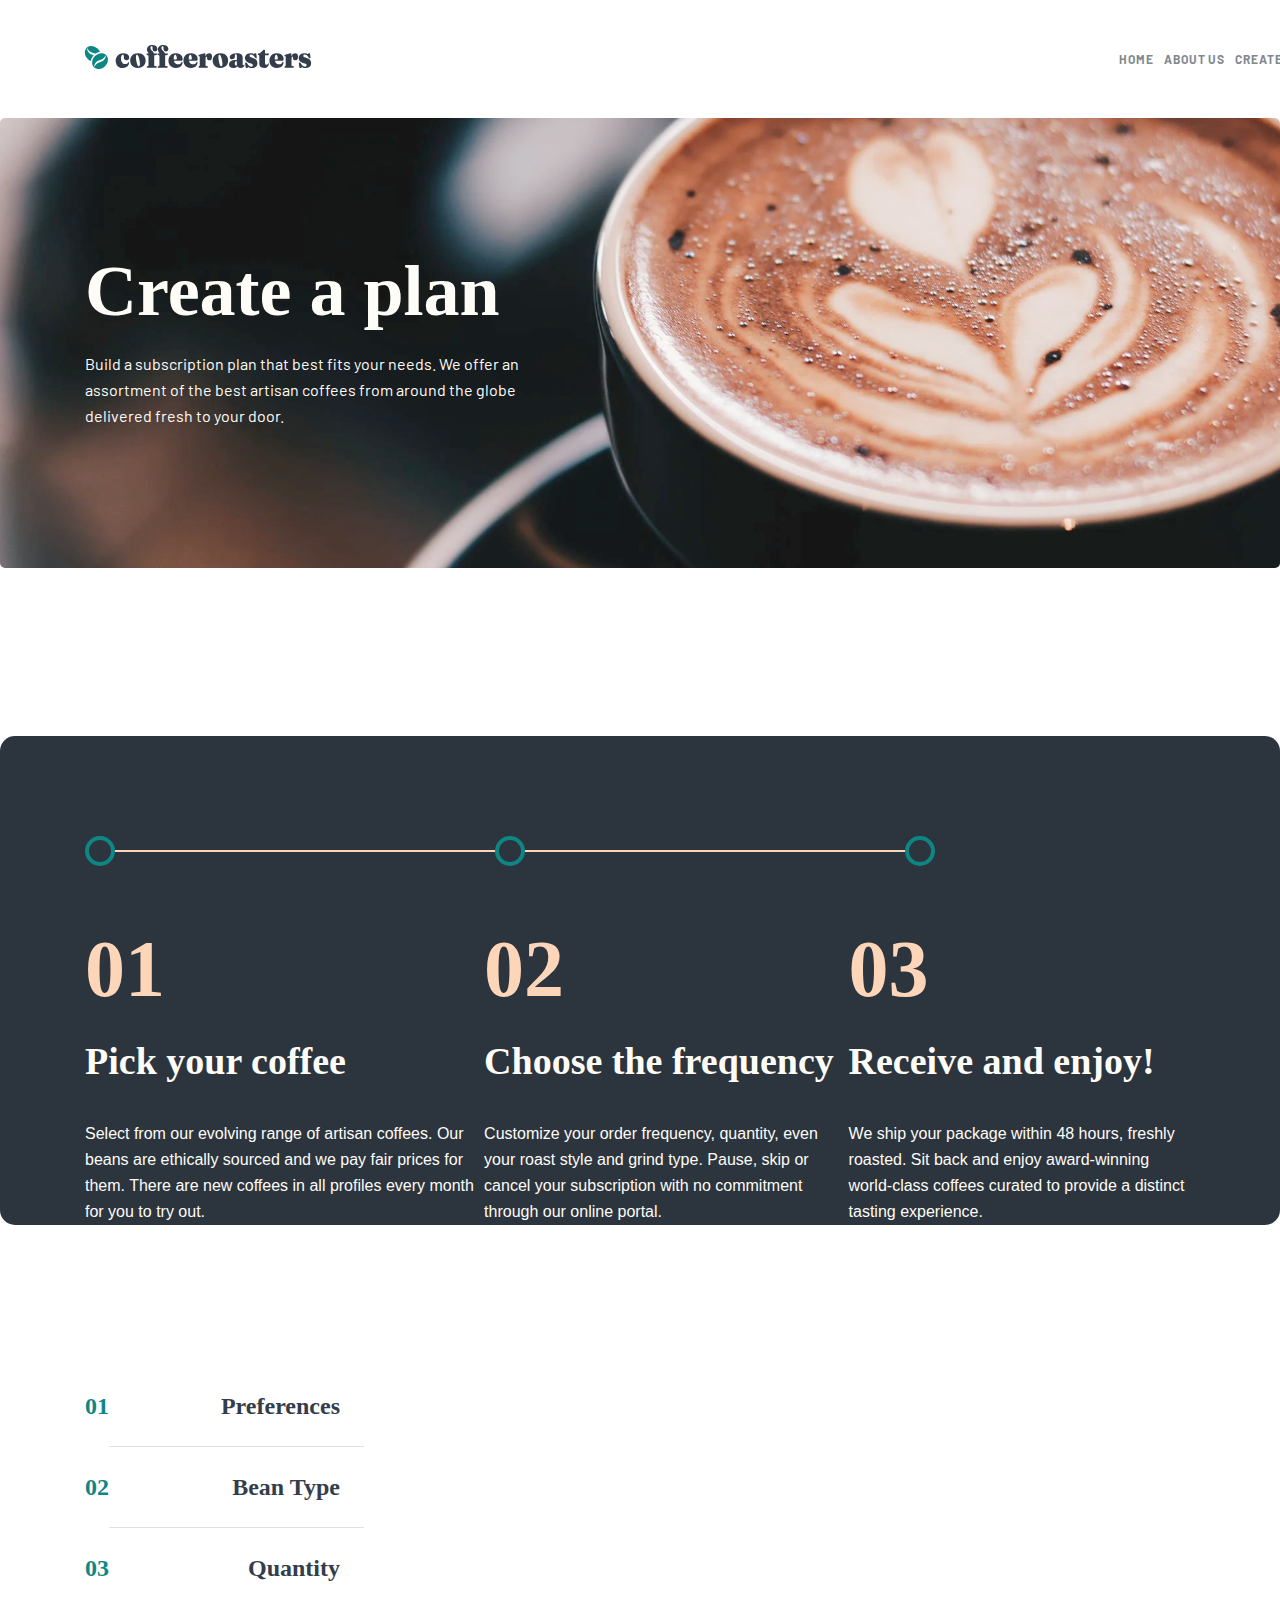
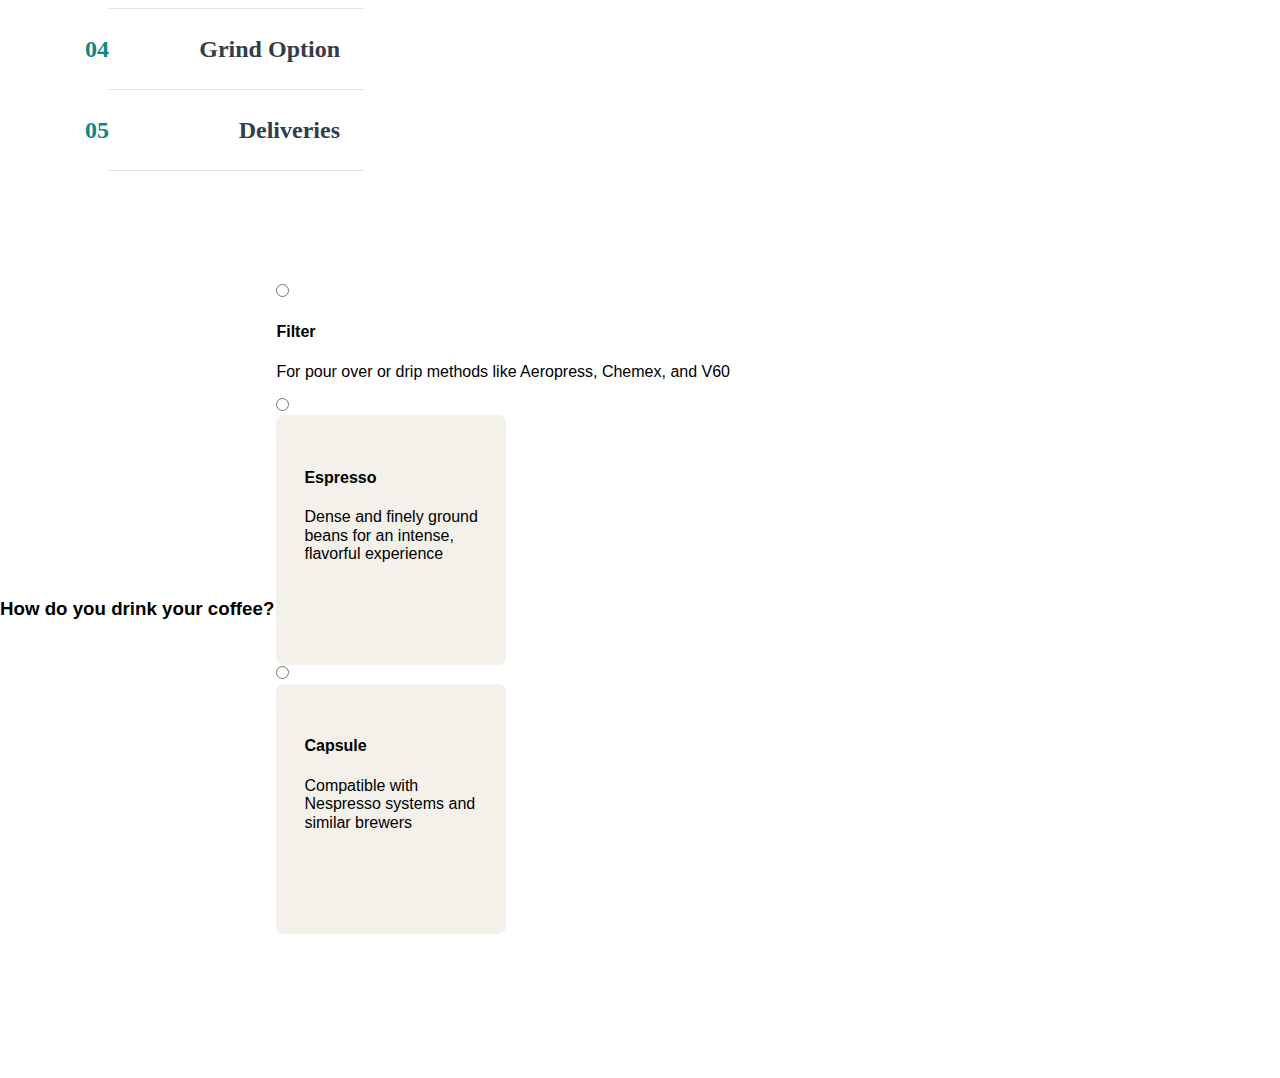
<file: createyourplane/index.html>
<!DOCTYPE html>
<html lang="en">
<head>
    <meta charset="UTF-8">
    <meta http-equiv="X-UA-Compatible" content="IE=edge">
    <meta name="viewport" content="width=device-width, initial-scale=1.0">
    <link rel="preconnect" href="https://fonts.googleapis.com">
    <link rel="preconnect" href="https://fonts.gstatic.com" crossorigin>
    <link href="https://fonts.googleapis.com/css2?family=Fraunces:wght@900&display=swap"    rel="stylesheet">
    <link rel="preconnect" href="https://fonts.googleapis.com">
    <link rel="preconnect" href="https://fonts.gstatic.com" crossorigin>
    <link href="https://fonts.googleapis.com/css2?family=Barlow&family=Fraunces:wght@900&display=swap" rel="stylesheet">
     <link rel="stylesheet" href="./css/main.css">
     <link rel="stylesheet" href="./css/normalize.css">
    <title>coffeeroasters-about-us</title>
</head>
<body>
    <!-- HEADER -->
    <header class="site-header">
        <div class="container site-haeader-container">
            <a class="site-header-logo" href="#">
                <img class="site-header-logo-img" src="images/Group 5 (1).svg" alt="" width="236" height="26">
            </a>
            <nav class="sitenav">
                <ul class="sitenav__list">
                    <li class="sitenav__item">
                        <a class="sitenav__bottom" href="index.html">HOME</a>
                    </li>

                    <li class="sitenav__item">
                        <a class="sitenav__bottom" href="../about/index.html">ABOUT US</a>
                    </li>

                    <li class="sitenav__item">
                        <a class="sitenav__bottom" href="#">Create your plan</a>
                    </li>
                </ul>
            </nav>
        </div>
    </header>

    <!-- MAIN -->
    <main class="sitemain">
        <section class="main-about-us">
        <div class="container about-us-container">
        <div class="about-us-left-box">
            <h1 class="about-us-heading">
                Create a plan
            </h1>

            <p class="about-us-text">
                Build a subscription plan that best fits your needs. We offer an assortment of the best artisan coffees from around the globe delivered fresh to your door.
            </p>
        </div>
        </div>
        </section>
    </main>

    <section class="main-middle">
<div class="divider">
<span class="divider__circle"></span>
<span class="divider__line"></span>
<span class="divider__circle"></span>
<span class="divider__line"></span>
<span class="divider__circle"></span>
</div>

<ul class="holder__list">
<li class="holder-item">
<h2 class="holder__item-number">01</h2>
<h3 class="holder__item-title">Pick your coffee
</h3>
<p class="holder__desc">
    Select from our evolving range of artisan coffees. Our beans are ethically sourced and we pay fair prices for them. There are new coffees in all profiles
    every month for you to try out.
</p>
</li>

<li class="holder-item">
    <h2 class="holder__item-number">02</h2>
    <h3 class="holder__item-title">Choose the frequency
    </h3>
    <p class="holder__desc">
        Customize your order frequency, quantity, even your roast style and grind type. Pause, skip or cancel your subscription with no commitment through our online portal.
    </p>
    </li>

    <li class="holder-item">
        <h2 class="holder__item-number">03</h2>
        <h3 class="holder__item-title">Receive and enjoy!
        </h3>
        <p class="holder__desc">
            We ship your package within 48 hours, freshly roasted. Sit back and enjoy award-winning world-class coffees curated to provide a distinct tasting experience.
        </p>
        </li>
</ul>
    </section>


    <section class="main-order">
<div class="order">
    <ul class="order-list">
      <li class="order-item">
          <div class="order-inner">
            <p class="order-number order-number--color">01</p>
            <a class="order-link" href="#">
                <h4 class="order-title">Preferences</h4>
            </a>
          </div>
          <span class="order-divider"></span>
      </li>

      <li class="order-item">
        <div class="order-inner">
          <p class="order-number order-number--color">02</p>
          <a class="order-link" href="#">
            <h4 class="order-title">Bean Type</h4>
          </a>
        </div>
        <span class="order-divider"></span>
    </li>

    <li class="order-item">
        <div class="order-inner">
          <p class="order-number order-number--color">03</p>
          <a class="order-link" href="#">
                <h4 class="order-title">Quantity</h4>
          </a>
        </div>
        <span class="order-divider"></span>
    </li>

    <li class="order-item">
        <div class="order-inner">
          <p class="order-number order-number--color">04</p>
          <a class="order-link" href="#">
                <h4 class="order-title">Grind Option</h4>
          </a>
        </div>
        <span class="order-divider"></span>
    </li>

    <li class="order-item">
        <div class="order-inner">
          <p class="order-number order-number--color">05</p>
          <a class="order-link" href="#">
                <h4 class="order-title">Deliveries</h4>
          </a>
        </div>
        <span class="order-divider"></span>
    </li>




    </ul>
</div>
    </section>


    <section class="order-right">
        <form class="form" action="https://htmlacademy.ru/">
    <div class="orders">
        <div class="orders__top">
       <h3 class="orders__top-caption">How do you drink your coffee?</h3>

<div class="orders-form">
<label>
<input class="visually-hidden" type="radio" name="coffee_service" value="service type">
<div class="orders__bottom">
<h4 class="orders__bottom-subtitle">Filter</h4>

<p class="orders__bottom-desc">For pour over or drip methods like Aeropress, Chemex, and V60</p>
</div>
</label>

<label>
    <input type="radio" name="coffee_service" value="service type">

    <div class="orders-bottom">
<h4 class="orders__bottom-subtitle">Espresso</h4>
<p class="orders__bottom-desc">Dense and finely ground beans for an intense, flavorful experience</p>
    </div>
</label>

<label>
    <input type="radio" name="cofee_service" value="service-top">

    <div class="orders-bottom">
        <h4 class="orders__bottom-subtitle">Capsule</h4>
        <p class="orders__bottom-desc">Compatible with Nespresso systems and similar brewers</p>
    </div>
</label>
</div>
        </div>
    </div>
        </form>
    </section>
</file>
<file: createyourplane/css/main.css>
/* GENERAL-CSS */

*,
*::before,
*::after {
    box-sizing: border-box;
}

html{
    height: 100%;
}

body{
    display: flex;
    flex-direction: column;
    height: 100%;
    margin: 0;
    padding: 0;
    font-family: sans-serif;
    padding-top: 44px;
    font-family: serif sans-serif;
}

img{
    display: inline-block;
}

a{
    display: inline-block;
    margin: 0;
    padding: 0;
}

.visual-hidden {
    clip: rect(0 0 0 0);
    clip-path: inset(50%);
    height: 1px;
    overflow: hidden;
    position: absolute;
    white-space: nowrap;
    width: 1px;
}

.container {
    width: 1440px;
    margin: 0 auto;
    padding: 0 80px;
}

ul{
    list-style: none;
    margin: 0;
    padding: 0;
}

/* HEADER */

.main-about-us {
    margin-bottom: 168px;
}
.site-header {
    margin-bottom: 44px;
}

.site-haeader-container {
    display: flex;
    align-items: center;
    justify-content: space-between;
}

.sitenav{

}

.sitenav__list{
    list-style: none;
    margin: 0;
    padding: 0;
    display: flex;
    align-items: center;
}

.sitenav__item + .sitenav-item {
    margin-left: 33px;
}

.sitenav__bottom{
    text-decoration: none;
    font-family: 'Barlow';
    font-style: normal;
    font-weight: 700;
    font-size: 12px;
    line-height: 15px;
    letter-spacing: 0.923077px;
    text-transform: uppercase;
    color: #83888F;
    padding: 3px;
    border: solid 2px white;
    border-radius: 3px;
}

.sitenav__bottom:hover{
    text-decoration: none;
    font-family: 'Barlow';
    font-style: normal;
    font-weight: 700;
    font-size: 12px;
    line-height: 15px;
    letter-spacing: 0.923077px;
    text-transform: uppercase;
    opacity: 0.6;
    transition: all 0.5s;
    border-radius: 3px;
    color: black;
    padding: 3px;
}

.sitenav__bottom:active{
    text-decoration: none;
    font-family: 'Barlow';
    font-style: normal;
    font-weight: 700;
    font-size: 12px;
    line-height: 15px;
    letter-spacing: 0.923077px;
    text-transform: uppercase;
    color: blue;
    background-color:#37AEE2 ;
    transition: all 0.1s;
    border-radius: 3px;
    border: solid 2px #37AEE2;
    padding: 3px;
}

/* MAIN */

.about-us-container{
    border-radius: 5px;
    background-image: url(../images/background.svg);
    background-repeat: no-repeat;
    padding: 137px 85px;
    width: 1280px;
    min-height: 450px;

}
.about-us-left-box {
    max-width: 445px;
}

.about-us-heading{
    margin: 0;
    padding: 0;
    font-family: 'Fraunces 9pt';
    font-style: normal;
    font-weight: 900;
    font-size: 72px;
    line-height: 72px;
    color: #FEFCF7;
    margin-bottom: 24px;
}

.about-us-text{
    margin: 0;
    padding: 0;
    font-family: 'Barlow';
    font-style: normal;
    font-weight: 400;
    font-size: 16px;
    line-height: 26px;
    color: #FEFCF7;
}

/* MAIN-MIDDLE */

.main-middle {
    background: #2C343E;
    max-width: 1280px;
    max-height: 653px;
    justify-content: space-between;
    align-items: center;
    border-radius: 15px;
}
.divider {
    padding: 100px 85px 67px;
    display: flex;
    align-items: center;
}
.divider__circle {
    width: 30px;
    height: 30px;
    border: 4px solid #0E8784;
    border-radius: 15px;
    display: inline-block;
}
.divider__line {
    width: 380px;
    height: 0px;
    border: 1px solid #FDD6BA;
    display: inline-block;
}

.holder__list {
    margin: 0;
    padding: 0 85px;
    display: flex;
    justify-content: space-between;
}
.holder__item {
    max-width: 270px;
}
.holder__item-number {
    margin: 0;
    margin-bottom: 38px;
    font-family: 'Fraunces 9pt', serif;
    font-style: normal;
    font-weight: 900;
    font-size: 80px;
    line-height: 72px;
    color: #FDD6BA;
}
.holder__item-title {
    margin: 0;
    margin-bottom: 42px;
    font-family: 'Fraunces 9pt', serif;
    font-style: normal;
    font-weight: 900;
    font-size: 38px;
    line-height: 36px;
    color: #FEFCF7;
}
.holder__desc {
    margin: 0;
    font-size: 16px;
    line-height: 26px;
    color: #FEFCF7;
}

/* MAIN ORDER */

.main-order{
padding: 165px 85px 88px;
display: flex;
}

.order{
padding-right: 125px;
}
.order-list{
padding: 0;
margin: 0;
list-style: none;
max-width: 255px;
}
.order-inner{
    display: flex;
    justify-content: space-between;
    align-items: center;
}

.order-inner::before{
opacity: 0.6;
}
.order-inner:active{
opacity: 0.9;
}

.order-number{
    padding: 0;
    margin: 0;
    font-family: 'Fraunces 9pt';
    font-style: normal;
    font-weight: 900;
    font-size: 24px;
    line-height: 32px;
    color: #0E8784;
}

.order-number--color{
    color: #0E8784;
}

.order-link{
    margin-left: 28px;
    text-decoration: none;
    font-family: 'Fraunces 9pt';
    font-style: normal;
    font-weight: 900;
    font-size: 24px;
    line-height: 32px;
    color: #333D4B;
    cursor: pointer;
}

.order-title{
    margin: 0;
}

.order-divider{
  margin: 24px;
  width: 255px;
  height: 1px;
  background: #83888F;
  mix-blend-mode: normal;
  opacity: 0.25;
display: block;
}

/* MAIN ORDER RIGHT */

.orders{
margin-bottom: 88px;
width: 730px;
}
.orders__top{
    padding-bottom: 56px;
display: flex;
align-items: center;
justify-content: space-between;
position: relative;
}

.orders__top-action{
margin: 0;
font-family: 'Fraunces 9pt' sans-serif;
font-style: normal;
font-weight: 900;
font-size: 40px;
line-height: 48px;
display: flex;
align-items: center;
}

.orders__top-action::after{
content: "";
width: 18px;
height: 12px;
background-image: url(../images/path2.svg);
color: #0E8784;
position: absolute;
right: 0;
cursor: pointer;
}

.form{
position: relative;
}
.order__form{
display: flex;
align-items: center;
justify-content: space-between;
}

input:checked + .orders-bottom{
background-color: #0E8784;
}

.orders-bottom{
    padding: 32px 28px;
width: 230px;
min-height: 250px;
background-color: #F4F1EB;
border-radius: 8px;
transition:  0.4s;
cursor: pointer;
}

.orders__bottom:hover{
background-color: #FDD6BA;
}
.orders-bottom-subtitle{
margin: 0;
margin-bottom: 24px;
font-family: 'Fraunces 9pt';
font-style: normal;
font-weight: 900;
font-size: 24px;
line-height: 32px;
color: #333D4B;
}
</file>
